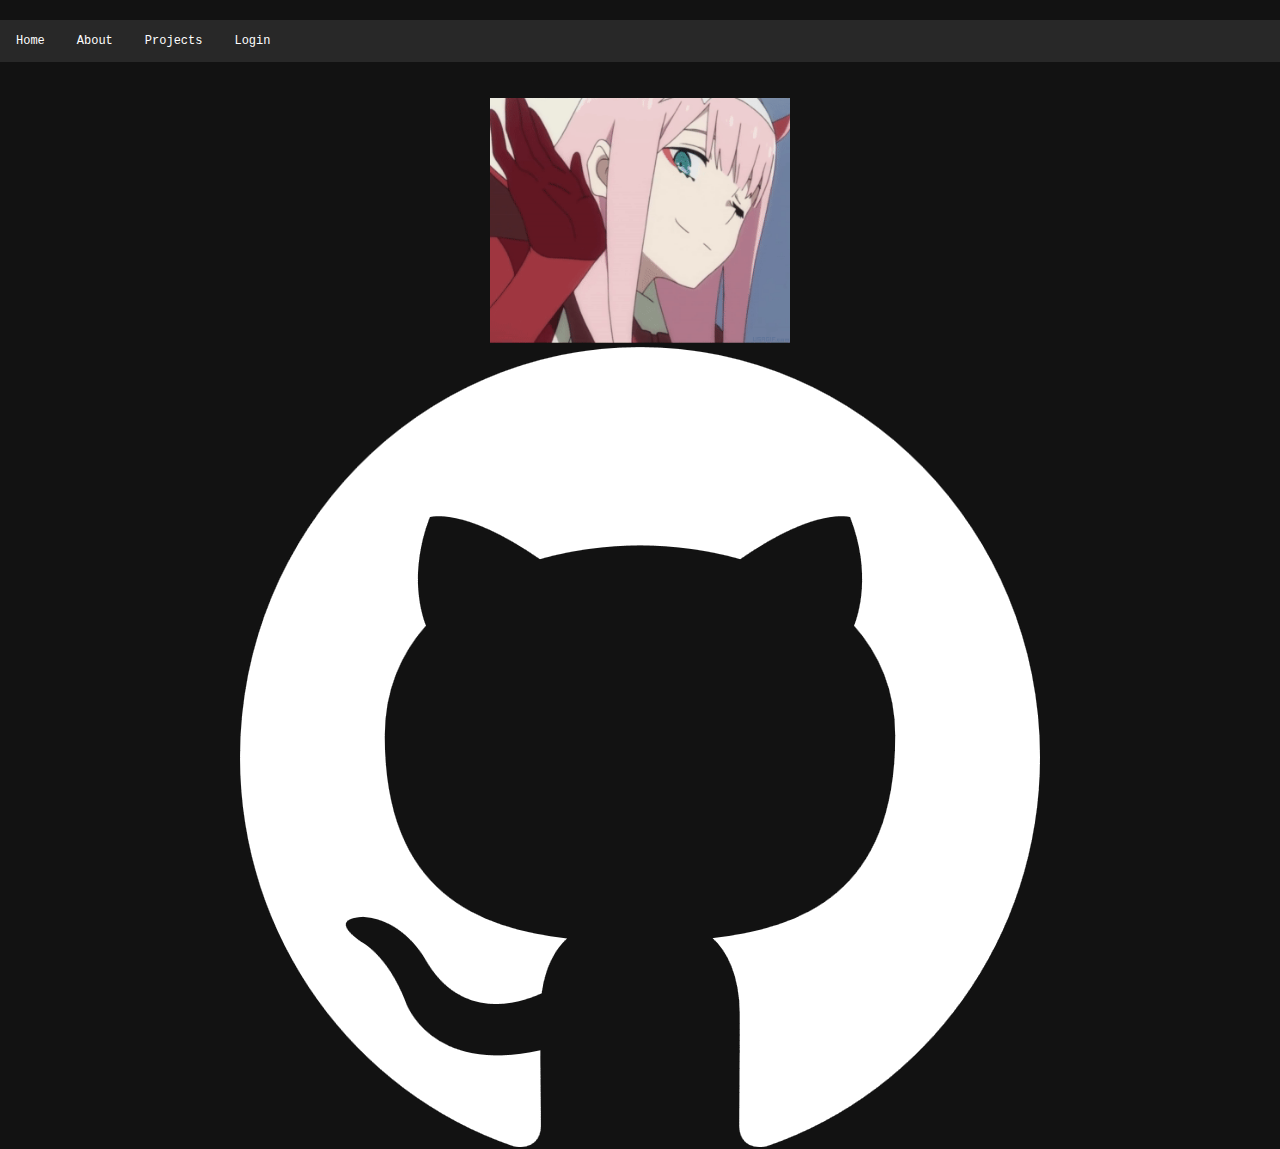
<file: index.html>
<!doctype html>
<html lang="en">

<head>
  <title>koeia</title>
  <meta name="viewport" content="width=device-width, initial-scale=1" />
  <link href="style.css" rel="stylesheet" type="text/css" />
  <link href="main.js" rel="script" type="text/js" />
  <link rel="apple-touch-icon" sizes="180x180" href="/resources/favicon_io/apple-touch-icon.png" />
  <link rel="icon" type="image/png" sizes="32x32" href="/resources/favicon_io/favicon-32x32.png" />
  <link rel="icon" type="image/png" sizes="16x16" href="/resources/favicon_io/favicon-16x16.png" />
  <link rel="manifest" href="/resources/favicon_io/site.webmanifest" />
</head>
<div>
  <nav>
    <ul>
      <li><a href="#">Home</a></li>
      <li><a href="aboutme.html">About</a></li>
      <li><a href="projects.html">Projects</a></li>
      <li id="admin-log"><a href="https://dev.koeia.me">Login</a></li>
    </ul>
  </nav>
  <main>
    <h1 class="indexh1">hello there!</h1>
    <div class="gif">
      <embed src="./resources/zero-two-37-3661112070.gif" type="image/gif" width="300px" />
    </div>
  </main>
  <footer>
    <a href="https://github.com/Koeia"><img src="./resources/github.png" alt="GitHub Logo" /></a>
  </footer>
</div>

</html>
</file>
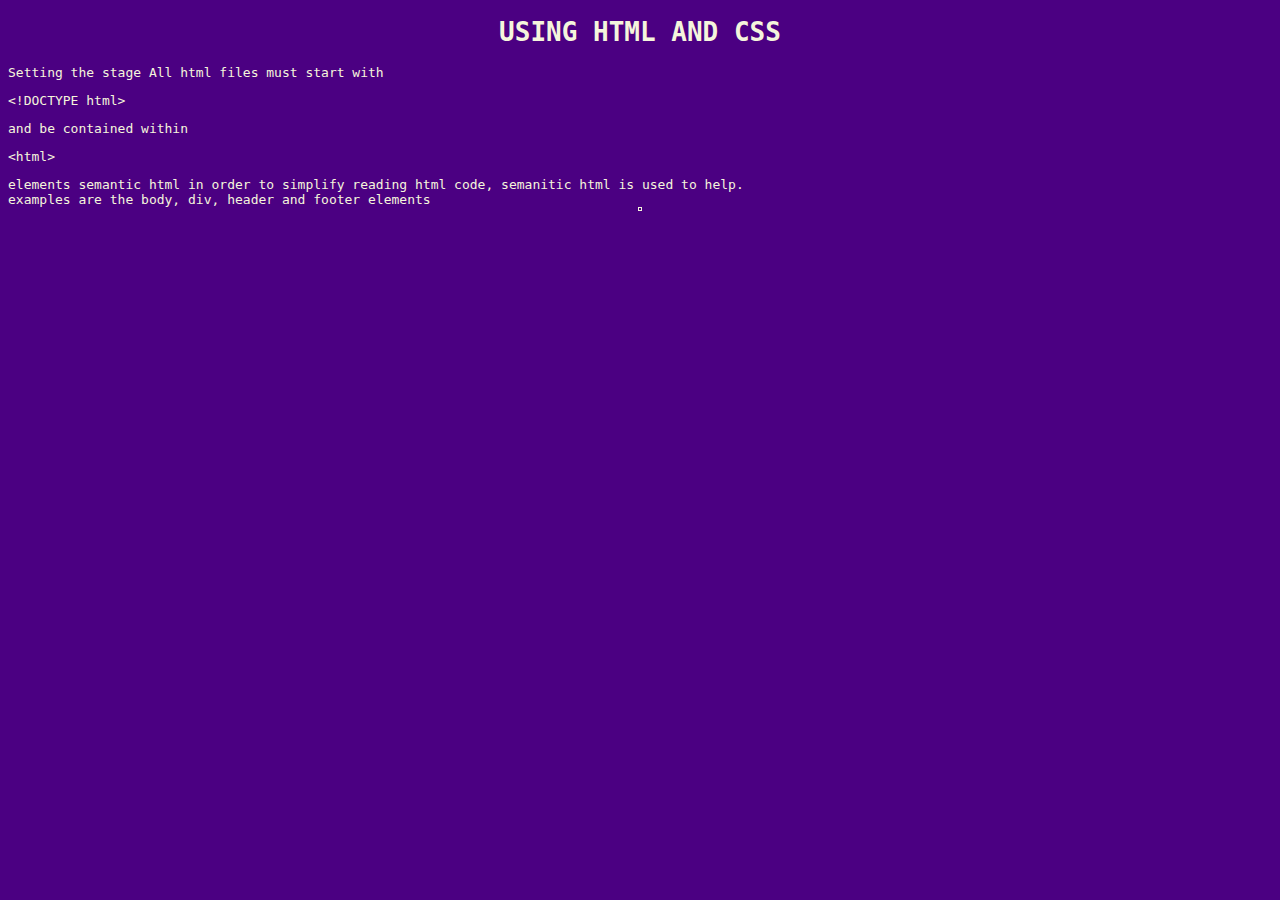
<file: Coding Projects/Cheat-sheet/index.html>
<!DOCTYPE html>

<html>
    <head>
        <link href="style.css" rel="stylesheet" type="text/css">
        <meta name="viewport" content="width=device-width, initial-scale=1.0">
        <title>Koeia's Cheatsheet :P</title>
    </head>
    <body>
        <h1 id="mainh1">Using html and css</h1>
    </body>
        <thead>
        <tr>
        <td>Setting the stage</td>
        <td>All html files must start with <br> <pre>&lt!DOCTYPE html&gt</pre>and be contained within <br> <pre>&lthtml&gt</pre> elements</td>
        </tr>
        </thead>
        <tbody>
        <tr>
            <td>semantic html</td>
        <td>in order to simplify reading html code, semanitic html is used to help. <br> examples are the body, div, header and footer elements</td>
        </tr>
        </tbody>
    </table>
    <table id="table2">
        <thead>
            <tr>
                <td></td>
            </tr>
        </thead>
    </table>
</html>
</file>
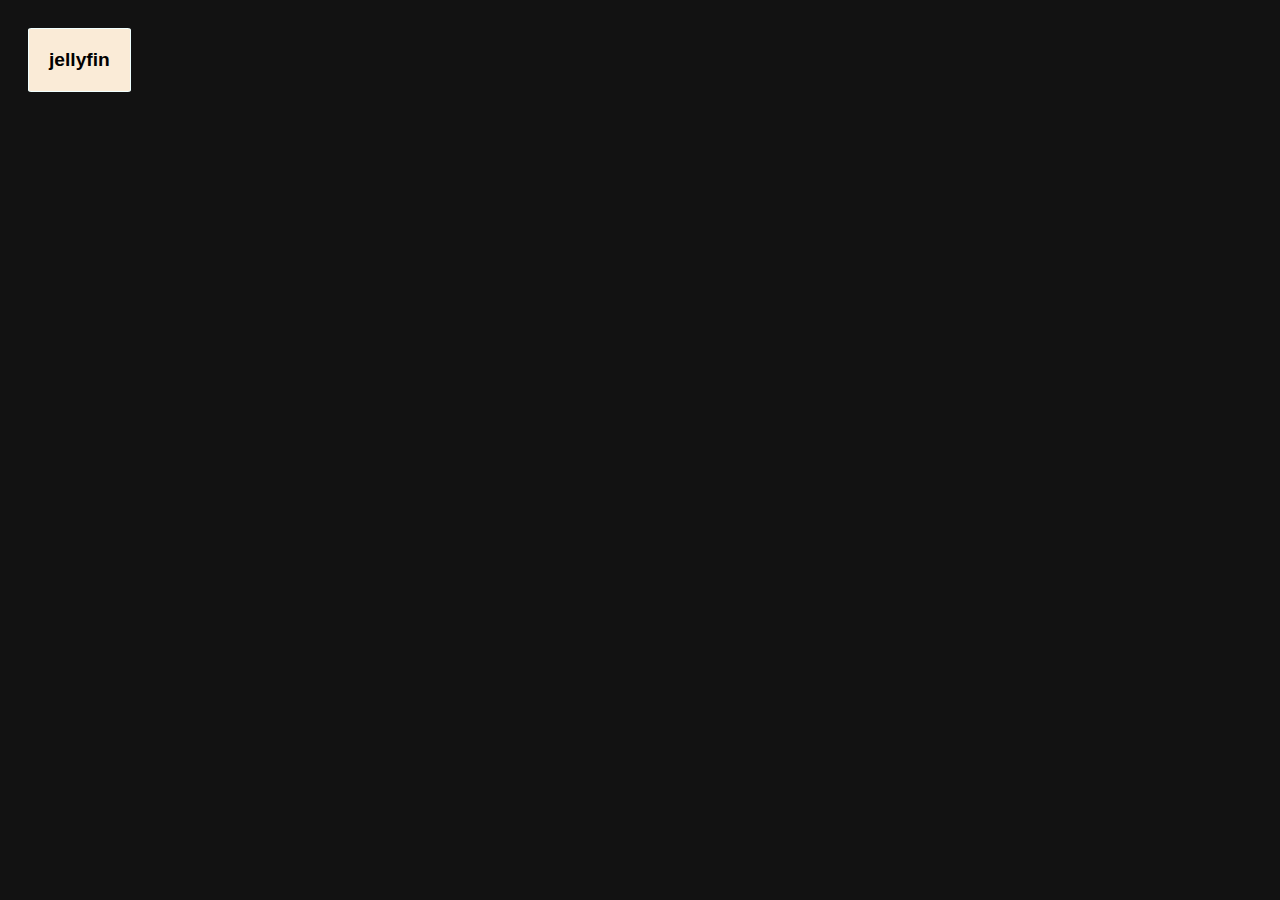
<file: Coding Projects/homepage/index.html>
<!DOCTYPE html>
<html>
    <head>
        <title>KOEIA</title>
        <link href="styles.css" rel="stylesheet">  
    </head>
    <button onclick="window.location.href='https://jellyfin.ts.koeia.me';">jellyfin</button>
</html>


<img alt=""
</file>
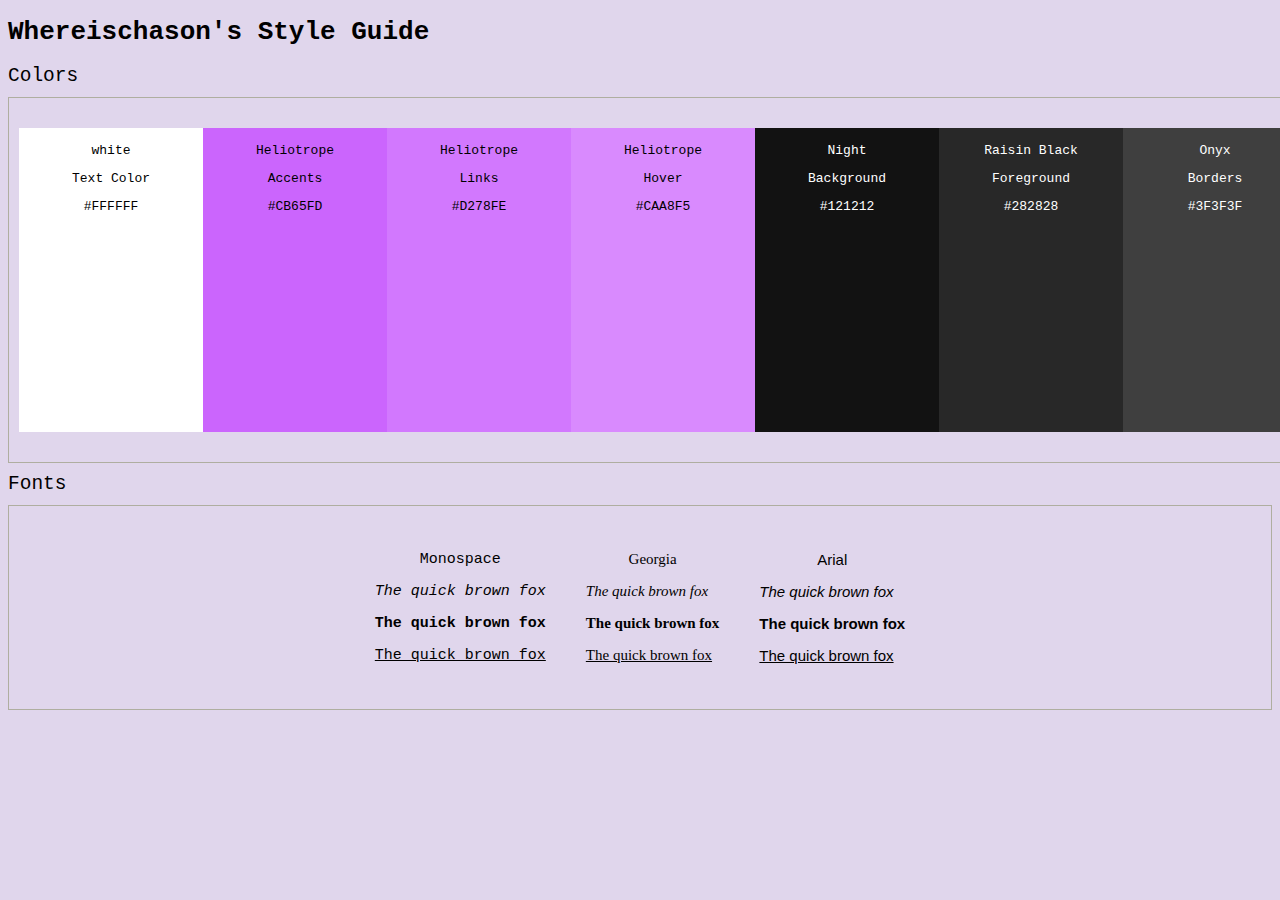
<file: Coding Projects/Style Guide/index.html>
<!DOCTYPE html>
<html>
    <head>
        <link rel="stylesheet" href="./style.css" type="text/css">
        <meta name="viewport" content="width=device-width, initial-scale=1.0">
        <title>Style guide</title>
    </head>
    <header>
        <h1>Whereischason's Style Guide</h1>
    </header>
    <body>
        <h2>Colors</h2>
        <div class="colorcontainer">
            <div class="color white">
                <p class="colorname">white</p>
                <p class="coloruse">Text Color</p>
                <p class="hex">#FFFFFF</p>
            </div>
            <div class="color heliotrope1">
                <p class="colorname">Heliotrope</p>
                <p class="coloruse">Accents</p>
                <p class="hex">#CB65FD</p>
            </div>
            <div class="color heliotrope2">
                <p class="colorname">Heliotrope</p>
                <p class="coloruse">Links</p>
                <p class="hex">#d278fe</p>
            </div>   
            <div class="color heliotrope3">
                <p class="colorname">Heliotrope</p>
                <p class="coloruse">Hover</p>
                <p class="hex">#CAA8F5</p>
            </div>         
            <div class="color night">
                <p class="colorname">Night</p>
                <p class="coloruse">Background</p>
                <p class="hex">#121212</p>
            </div>
            <div class="color raisin">
                <p class="colorname">Raisin Black</p>
                <p class="coloruse">Foreground</p>
                <p class="hex">#282828</p>
            </div>
            <div class="color onyx">
                <p class="colorname">Onyx</p>
                <p class="coloruse">Borders</p>
                <p class="hex">#3f3f3f</p>
            </div>
        </div>
        <h2>Fonts</h2>
        <div class="fontcontainer">
            <div class="monospace">
                <p class="fontname">Monospace</p>
                <p class="italic">The quick brown fox</p>
                <p class="bold">The quick brown fox</p>
                <p class="underline">The quick brown fox</p>
            </div>
            <div class="georgia">
                <p class="fontname">Georgia</p>
                <p class="italic">The quick brown fox</p>
                <p class="bold">The quick brown fox</p>
                <p class="underline">The quick brown fox</p>
            </div>
            <div class="arial">
                <p class="fontname">Arial</p>
                <p class="italic">The quick brown fox</p>
                <p class="bold">The quick brown fox</p>
                <p class="underline">The quick brown fox</p>
            </div>
        </div>
    </body>
</html>
</file>
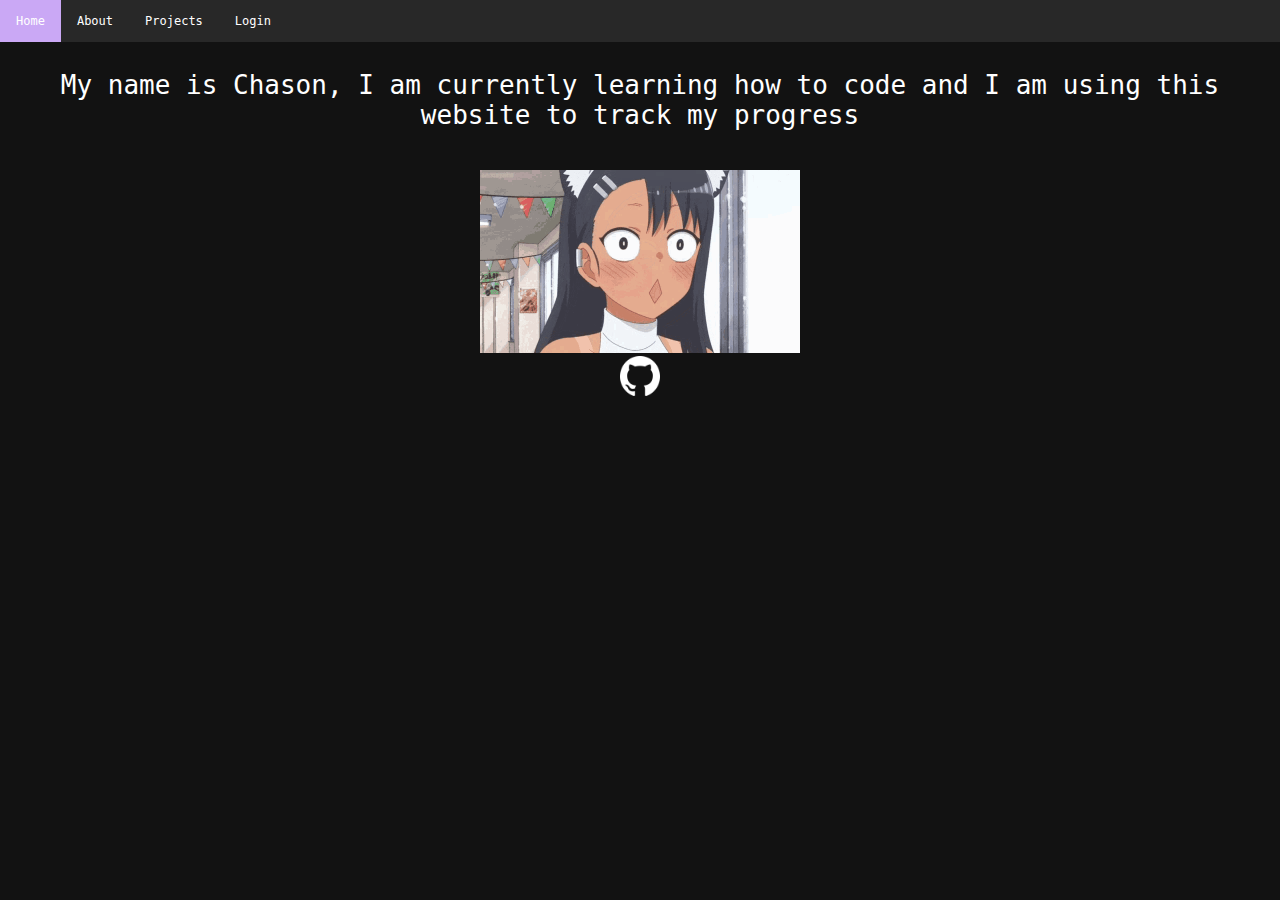
<file: aboutme.html>
<!doctype html>
<html>

<head>
  <title>koeia</title>
  <meta name="viewport" content="width=device-width, initial-scale=1.0" />
  <link href="style.css" rel="stylesheet" type="text/css" />
  <link href="main.js" rel="script" type="text/js" />
  <link rel="apple-touch-icon" sizes="180x180" href="/resources/favicon_io/apple-touch-icon.png" />
  <link rel="icon" type="image/png" sizes="32x32" href="/resources/favicon_io/favicon-32x32.png" />
  <link rel="icon" type="image/png" sizes="16x16" href="/resources/favicon_io/favicon-16x16.png" />
  <link rel="manifest" href="/resources/favicon_io/site.webmanifest" />
</head>
<div>
  <nav>
    <ul>
      <li><a href="index.html">Home</a></li>
      <li><a href="#">About</a></li>
      <li><a href="projects.html">Projects</a></li>
      <li id="adminlog"><a href="https://dev.koeia.me">Login</a></li>
    </ul>
  </nav>
  <main>
    <h1>Who am I?</h1>
    <p>
      My name is Chason, I am currently learning how to code and I am using
      this website to track my progress
    </p>
    <div class="gif">
      <embed src="./resources/nagatoro-hayase-nagatoro-3386702483.gif" type="image/gif" width="320px" height="183px" />
    </div>
  </main>
  <footer>
    <a href="https://github.com/Koeia"><img src="./resources/github.png" height="40px" width="40px"
        alt="GitHub Logo" /></a>
  </footer>
</div>

</html>
</file>
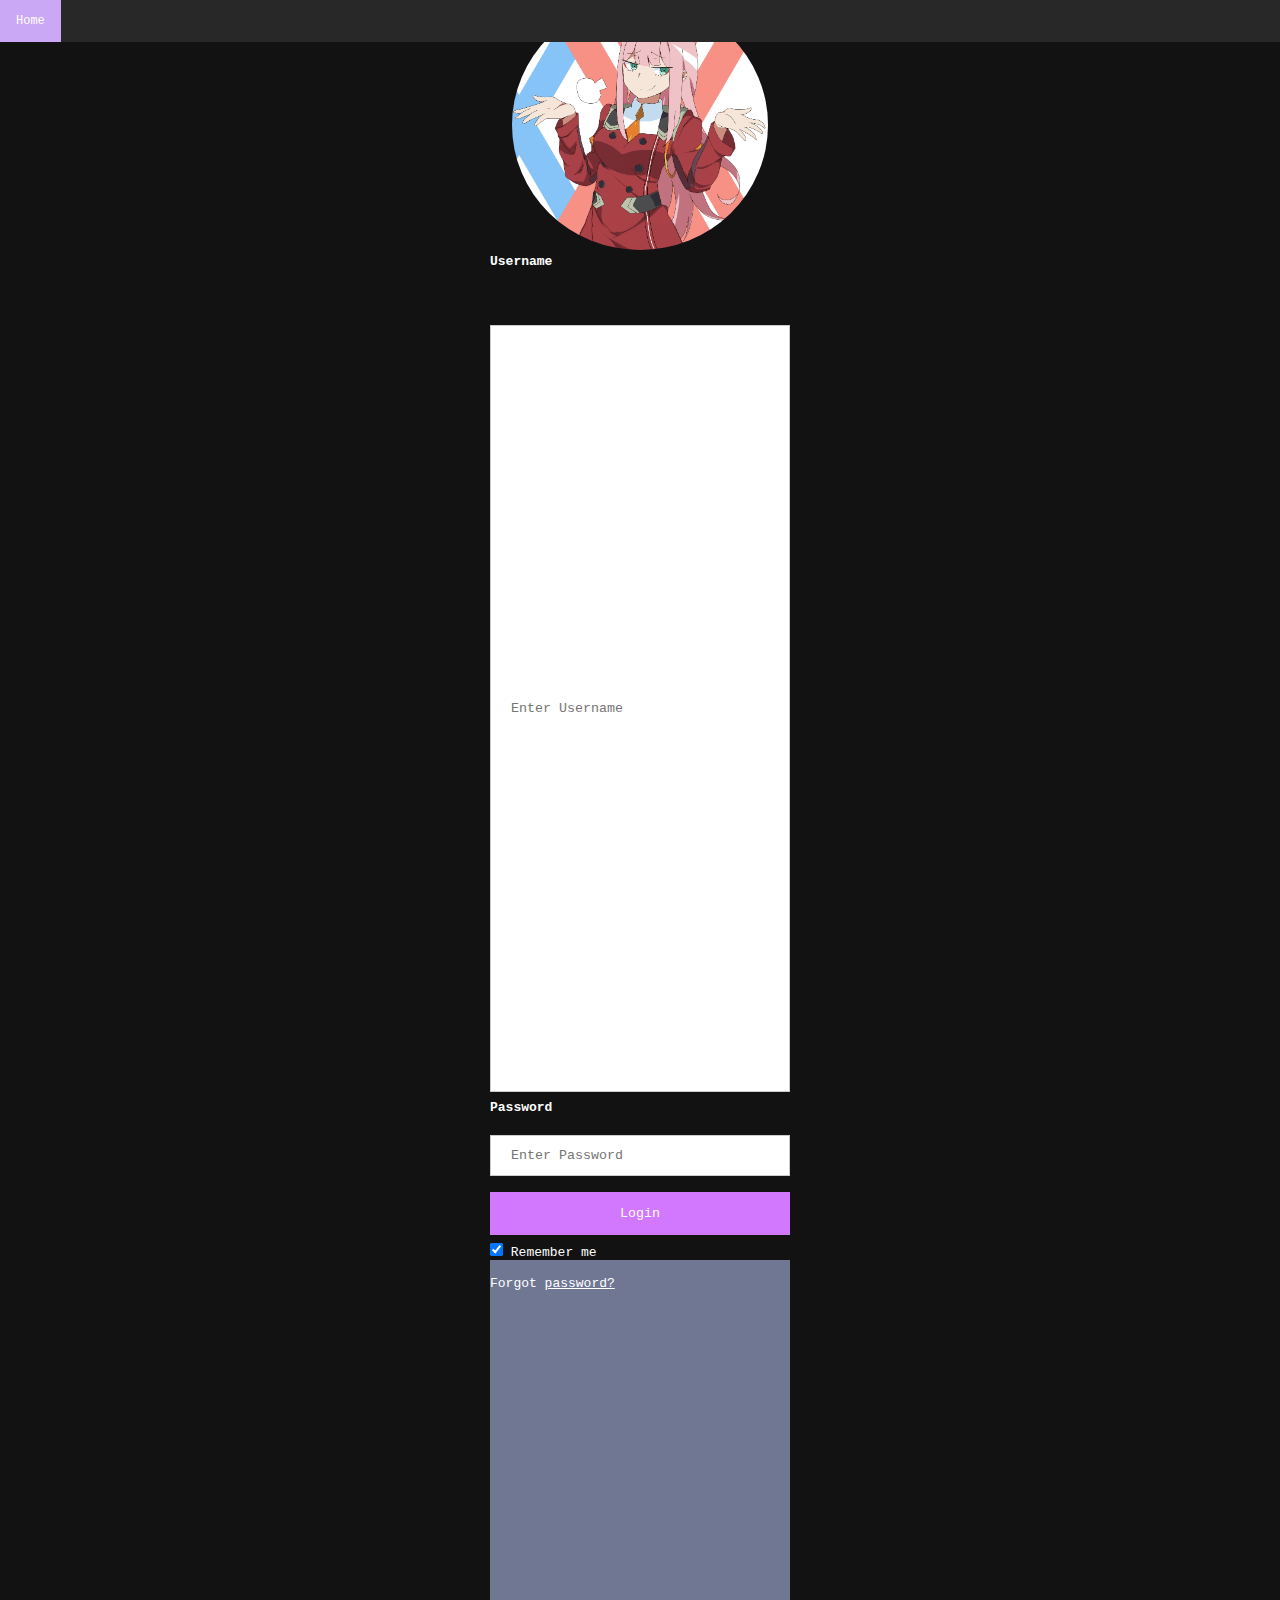
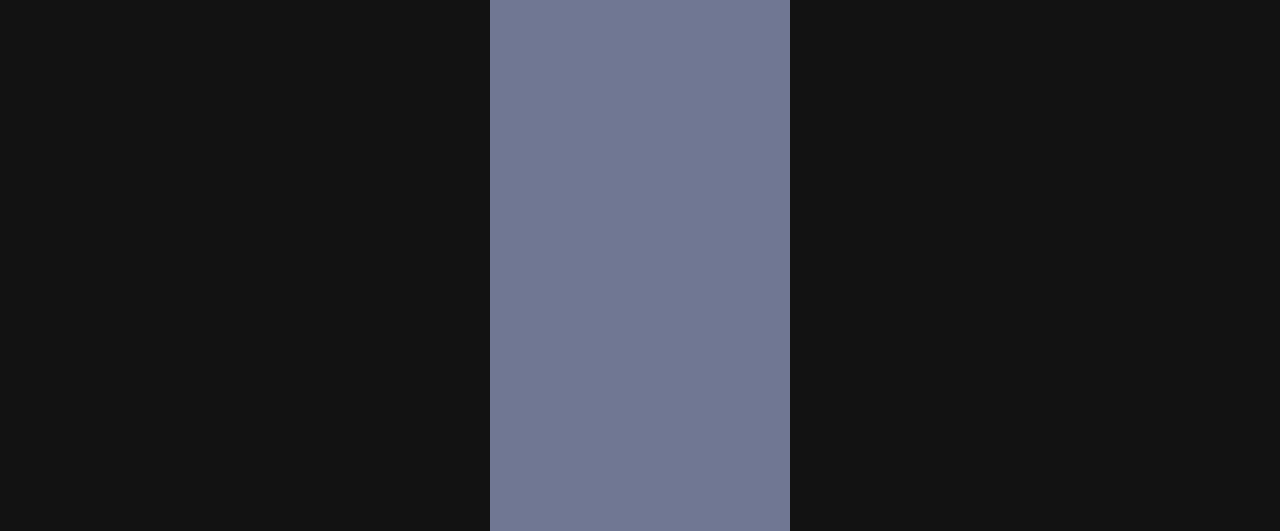
<file: admin.html>
<!DOCTYPE html>

<!--This Page has no functionality yet-->

<html>
    <head>
        <title>koeia</title>
        <meta name="viewport" content="width=device-width, initial-scale=1.0"> 
        <link href="style.css" rel="stylesheet" type="text/css">
    </head>
    <body>
    <header class="navigation">
        <nav>
            <ul>
                <li id="back"><a href="index.html">Home</a></li> 
            </ul>
        </nav>
    </header>
     <form action="action_page.php" method="post">
  <div class="imgcontainer">
    <img src="./resources/zerotwo.png" alt="Avatar" class="avatar">
  </div>

  <div class="container">
    <label for="uname"><b>Username</b></label>
    <input type="text" placeholder="Enter Username" name="uname" required>

    <label for="psw"><b>Password</b></label>
    <input type="password" placeholder="Enter Password" name="psw" required>

    <button type="submit">Login</button>
    <label>
      <input type="checkbox" checked="checked" name="remember"> Remember me
    </label>
  </div>

  <div class="container" style="background-color:#707793">
    <span class="psw">Forgot <a href="#">password?</a></span>
  </div>
</form> 
    </body>
</html>
</file>
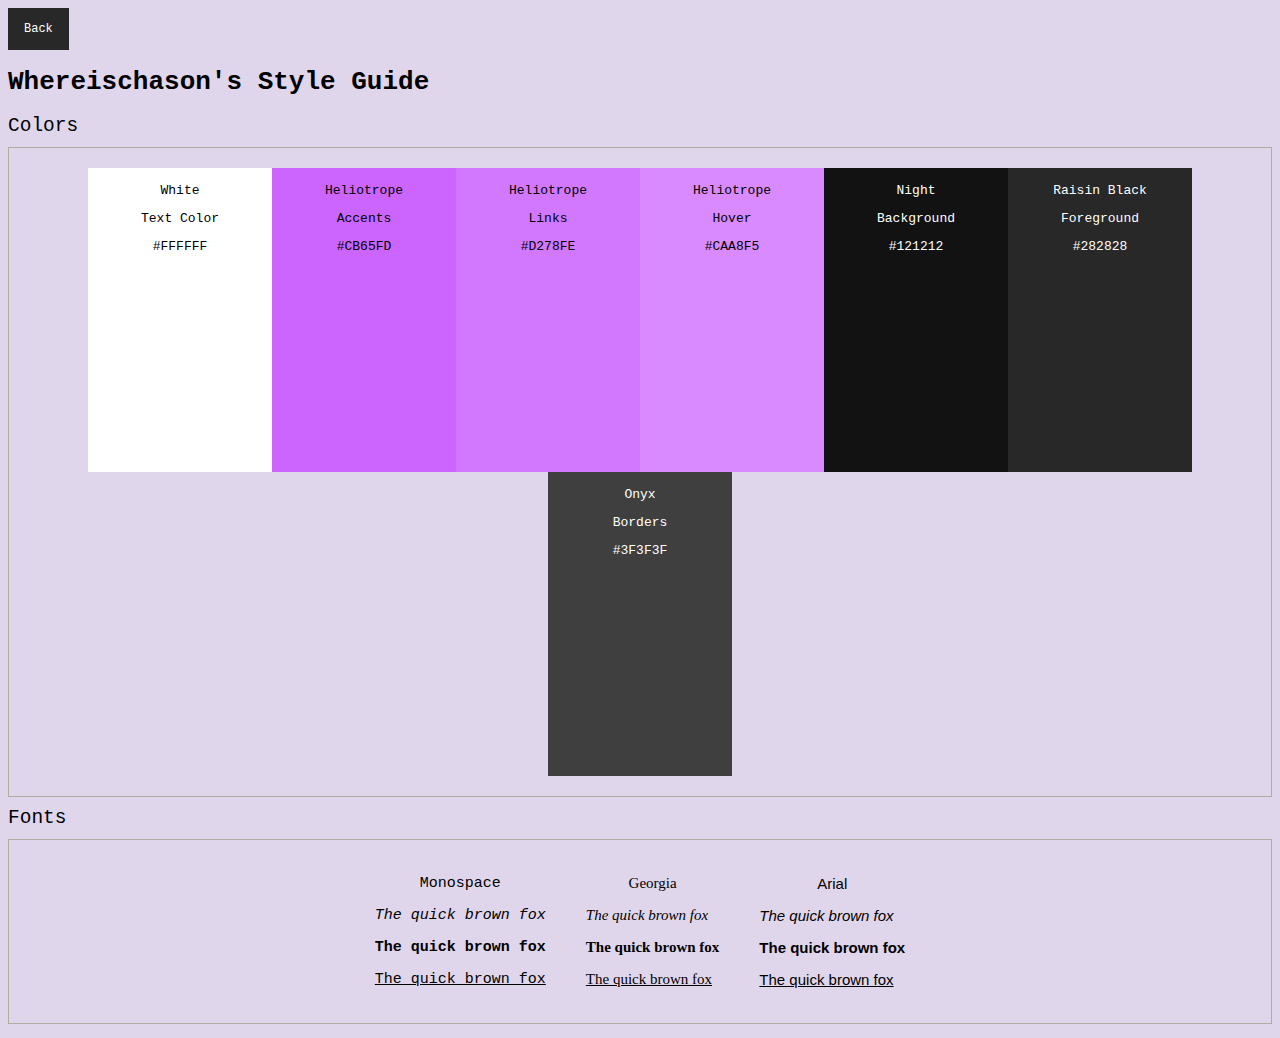
<file: Coding Projects/Style Guide/style-guide.html>
<!DOCTYPE html>

<!-- This Page gives my general rules for styling a website -->
<html>
    <head>
        <link rel="stylesheet" href="./style-guide.css" type="text/css">
        <meta name="viewport" content="width=device-width, initial-scale=1.0">
        <title>Style guide</title>
    </head>
    <header>
        <nav class="navigation">
            <ul>
                <li id="back"><a href="https://koeia.me/projects.html">Back</a></li> 
            </ul>
        </nav>
        <h1>Whereischason's Style Guide</h1>
    </header>
    <body>
        <h2>Colors</h2>
        <div class="colorcontainer">
            <div class="color white">
                <p class="colorname">White</p>
                <p class="coloruse">Text Color</p>
                <p class="hex">#FFFFFF</p>
            </div>
            <div class="color heliotrope1">
                <p class="colorname">Heliotrope</p>
                <p class="coloruse">Accents</p>
                <p class="hex">#CB65FD</p>
            </div>
            <div class="color heliotrope2">
                <p class="colorname">Heliotrope</p>
                <p class="coloruse">Links</p>
                <p class="hex">#d278fe</p>
            </div>   
            <div class="color heliotrope3">
                <p class="colorname">Heliotrope</p>
                <p class="coloruse">Hover</p>
                <p class="hex">#CAA8F5</p>
            </div>         
            <div class="color night">
                <p class="colorname">Night</p>
                <p class="coloruse">Background</p>
                <p class="hex">#121212</p>
            </div>
            <div class="color raisin">
                <p class="colorname">Raisin Black</p>
                <p class="coloruse">Foreground</p>
                <p class="hex">#282828</p>
            </div>
            <div class="color onyx">
                <p class="colorname">Onyx</p>
                <p class="coloruse">Borders</p>
                <p class="hex">#3f3f3f</p>
            </div>
        </div>
        <h2>Fonts</h2>
        <div class="fontcontainer">
            <div class="monospace">
                <p class="fontname">Monospace</p>
                <p class="italic">The quick brown fox</p>
                <p class="bold">The quick brown fox</p>
                <p class="underline">The quick brown fox</p>
            </div>
            <div class="georgia">
                <p class="fontname">Georgia</p>
                <p class="italic">The quick brown fox</p>
                <p class="bold">The quick brown fox</p>
                <p class="underline">The quick brown fox</p>
            </div>
            <div class="arial">
                <p class="fontname">Arial</p>
                <p class="italic">The quick brown fox</p>
                <p class="bold">The quick brown fox</p>
                <p class="underline">The quick brown fox</p>
            </div>
        </div>
    </body>
</html>
</file>
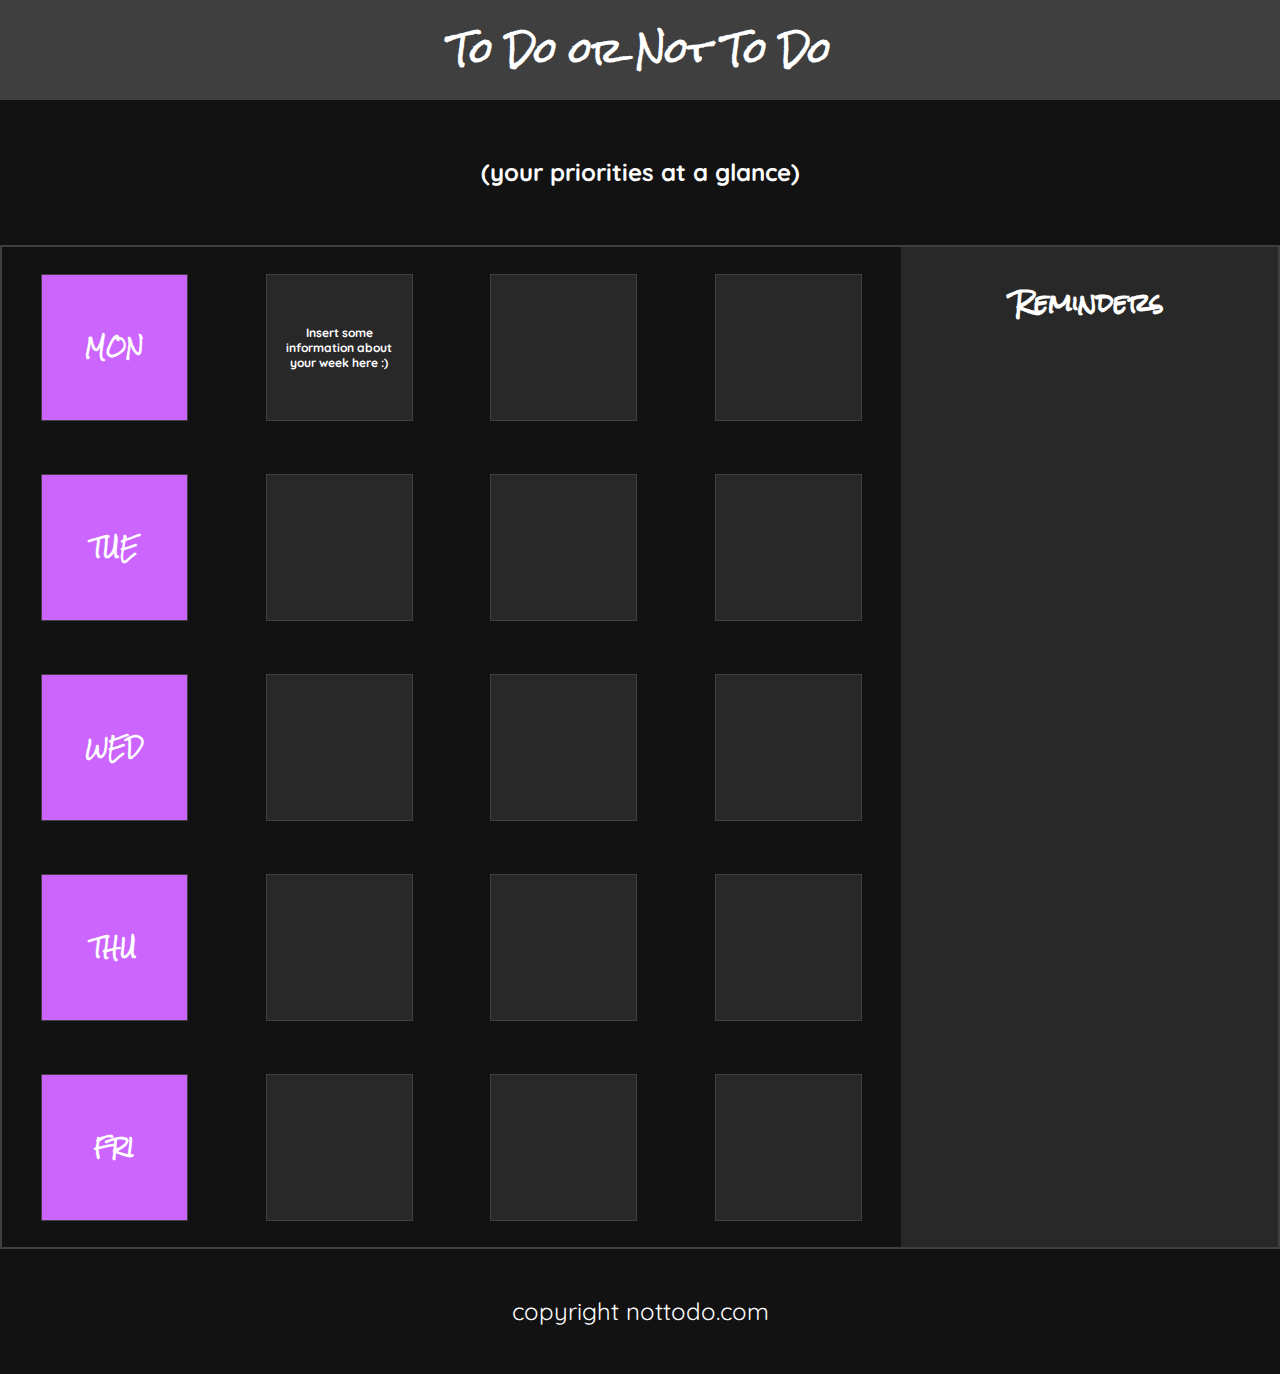
<file: Coding Projects/To do list/todo.html>
<!DOCTYPE html>
<html>

<head>
  <title>To Do App</title>
  <link rel='stylesheet' href='./todostyle.css'>
  <link href='https://fonts.googleapis.com/css?family=Quicksand' rel='stylesheet'>
  <link href='https://fonts.googleapis.com/css?family=Rock+Salt' rel='stylesheet'>
</head>
<body>

  <!-- Header -->
  <div id='header'>
    <h1>To Do or Not To Do</h1>
    <h2 class='tagline'>(your priorities at a glance)</h2>
  </div>

  <!-- App Container -->
  <div class='container'>

    <!-- To Do Section -->
    <div class='week'>
      <div class='row secondary-background'>
        <div class='day square'><h3>MON</h3></div>
        <div class='task square'>
          <p> Insert some information about your week here :) </p>
        </div>
        <div class='task square'></div>
        <div class='task square'></div>
      </div>
      <div class='row'>
        <div class='day square'><h3>TUE</h3></div>
        <div class='task square'></div>
        <div class='task square'></div>
        <div class='task square'></div>
      </div>
      <div class='row secondary-background'>
        <div class='day square'><h3>WED</h3></div>
        <div class='task square'></div>
        <div class='task square'></div>
        <div class='task square'></div>
      </div>
      <div class='row'>
        <div class='day square'><h3>THU</h3></div>
        <div class='task square'></div>
        <div class='task square'></div>
        <div class='task square'></div>
      </div>
      <div class='row secondary-background'>
        <div class='day square'><h3>FRI</h3></div>
        <div class='task square'></div>
        <div class='task square'></div>
        <div class='task square'></div>
      </div>
    </div>

    <!-- Reminders Section -->
    <div class='reminders'>
      <h3>Reminders</h3>
    </div>
  </div>

  <!-- Footer -->
  <footer>
    <span class='tagline'>copyright nottodo.com</span>
  </footer>
</body>
</html>
</file>
<file: style.css>
/*General*/

* {
  color: #fff;
  font-family: monospace;
  margin: 0px;
  padding: 0px;
}

html {
  background-color: #121212;
}

.container {
  display: grid;
  grid-template-areas: "nav" "body" "footer";
  grid-template-columns: 1fr;
  grid-template-rows: 7vh 87vh 3vh;
  grid-area: auto;
}

/* Nav */

nav {
  grid-area: nav;
  text-align:left;
  justify-self: center;
  height: fit-content;
  position: fixed;
  width: 100vw;
  background-color: #282828;
}

ul {
  color: #fff;
  list-style-type: none;
  margin: 0;
  padding: 0;
}

ul li {
    float: left;
}

ul li a {
    color: #fff;
    display:inline-block;
    font-weight: 500;
    text-decoration: none;
    padding: 14px 16px;
    font-size: 12px;
}

ul li a:hover {
  background-color: #caa8f5;
}

ul li a:active {
  background-color: #cb65fd;
  font-weight: 900;
}

.currenttab {
  font-weight: 900;
}

.adminlog {
  justify-content: end;
}

main {
  z-index: 0;
  grid-area: body;
  width: 100vw;
  justify-self: center;
  text-align: center;
}

main p {
  padding: 20px;
  margin: 20px;
  font-size:xx-large;
}

.indexh1 {
  font-size: medium;
  color: #fff;
  margin: 20px;
  padding: 20px;
  line-height: normal;
  display: block;
  text-align: center;
  font-size: larger;
}


footer {
    grid-area: footer;
    color: #fff;
    justify-self: center;
    align-self: center; 
}


/* Projects buttons */

.projects {
    color: #fff;
    display: block;
    font-weight: 500;
    text-decoration: none;
    padding: 20px;
    margin: 20px auto;
    font-size: 12px;
    background-color: #3f3f3f;
    width: fit-content;
  }

  .projects:hover {
    background-color: #282828;
  }

  .projects:active {
    background-color: #cb65fd;
  }



/* Full-width inputs */
input[type=text], input[type=password] {
  width: 100%;
  padding: 12px 20px;
  margin: 8px 0;
  display: inline-block;
  border: 1px solid #ccc;
  box-sizing: border-box;
}


/* Set a style for all buttons */
button {
  background-color: #d278fe;
  color: white;
  padding: 14px 20px;
  margin: 8px 0;
  border: none;
  cursor: pointer;
  width: 100%;
}

.container {
  width: 300px;
  margin: auto;
  justify-content: center;
}

/* Add a hover effect for buttons */
button:hover {
  opacity: 0.8;
}


/* Center the avatar image inside this container */
.imgcontainer {
  text-align: center;
  margin: auto;
}

/* Avatar image */
img.avatar {
  width: 20%;
  border-radius: 50%;
}

/* The "Forgot password" text */
span.psw {
  float: right;
  padding-top: 16px;
}

/* Change styles for span and cancel button on extra small screens */
@media screen and (max-width: 300px) {
  span.psw {
    display: block;
    float: none;
  }
  .cancelbtn {
    width: 100%;
  }
}
</file>
<file: Coding Projects/Cheat-sheet/style.css>
html {
    background-color: indigo;
    font-family: monospace;
    color: beige;
}

#mainh1 {
    display: flex;
    justify-content: center;
    font-weight: bolder;
    text-transform: uppercase;
    color: beige;
}

table, th, td {
    border: 1px solid beige;
    border-collapse: collapse;
    font-size: medium;
    text-align: center;
    margin: auto;
    table-layout:auto;
}

button {
    justify-content: center;
    align-items: center;
}

thead {
    font-weight: bold;
    text-transform: uppercase;
}

tbody {
    word-wrap: break-word;
    word-break: break-all;
}
</file>
<file: Coding Projects/homepage/styles.css>
* {
    background-color: #121212;
}

button {
    border: 1px solid azure;
    margin: 20px;
    box-sizing: border-box;
    border-radius: 3.5%;
    padding: 20px;
    width: auto;
    height: auto;
    font-weight: bold;
    font-size: larger;
    background-color: rgba(250, 235, 215, 1)
}

button:hover {
    border: 1px dotted azure;
    margin: 20px;
    box-sizing: border-box;
    padding: 20px;
    width: auto;
    height: auto;
    font-weight: bold;
    font-size: large;
    background-color:  rgba(250, 235, 215, 0.3);
}

#jellyfin {
    font-weight: bold;
    font-size: small;
    background-color: rgba(250, 235, 215, 1);
}

#jellyfin:hover {
    font-weight: bold;
    font-size: small;
    background-color: rgba(250, 235, 215, .3);
}
</file>
<file: Coding Projects/Style Guide/style.css>
html {
    background-color: rgb(224, 214, 236);
}


.colorcontainer {
  padding: 10px;
  margin: 10px auto;
  display: flex;
  justify-self: center;
  border: 1px solid rgb(175, 174, 160);
}

.fontcontainer {
    padding: 10px;
    margin: 10px auto;
    display: flex;
    justify-content: center;
    border: 1px solid rgb(175, 174, 160);
    font-size: 15px;
}

h1 {
    font-family: monospace;
}

h2 {
    margin: 10px auto;
    font-family: monospace;
    font-weight: 500;
}

/* colors */

.color {
    display: inline-block;
    justify-content: center;
    text-align: center;
    font-family: monospace;
    width: 180px;
    flex: auto;
    height: 300px;
    margin: 20px auto;
    border: 2px solid transparent;
}

.hex {
    text-transform: uppercase;
}

.white {
    background-color: #fff;
}

.heliotrope1 {
    background-color: #cb65fd;
}

.heliotrope2 {
    background-color: #d278fe;
}

.heliotrope3 {
    background-color: #d98afe;
}

.night {
    color: #fff;
    background-color: #121212;
}

.raisin {
    color: #fff;
    background-color: #282828;
}

.onyx {
    color: #fff;
    background-color: #3f3f3f;
}

/* fonts */

.monospace {
    font-family: monospace;
    padding: 20px;
}

.georgia {
    font-family: Georgia;
    padding: 20px;
}

.arial {
    font-family: Arial;
    padding: 20px
}

.fontname {
    text-align: center;
}

.italic {
    font-style: italic;
}

.bold {
    font-weight: bolder;
}

.underline {
    text-decoration: underline;
}
</file>
<file: Coding Projects/Style Guide/style-guide.css>
html {
    background-color: rgb(224, 214, 236);
}

ul {
  color: #fff;
  list-style-type: none;
  background-color: #282828;
  width: fit-content;
  margin: 0;
  padding: 0;
  display: flex;
}

ul li {
    float: left;
}

ul li a {
    color: #fff;
    display: block;
    font-family: monospace;
    font-weight: 500;
    text-decoration: none;
    padding: 14px 16px;
    font-size: 12px;
}

ul li a:hover {
  background-color: #caa8f5;
}

ul li a:active {
  background-color: #cb65fd;
  font-weight: 900;
}

#back {
    background-color: #282828;
    border: #121212;
    font-weight: bolder;
    font-size: large;

}
.colorcontainer {
  display: flex;
  flex-wrap: wrap;
  flex-direction: row;
  border: 1px solid rgb(175, 174, 160);
  justify-content: center;
  align-content: center;
  min-height: 350px;
  max-height: fit-content;
  padding: 20px;
}

.fontcontainer {
    display: flex;
    border: 1px solid rgb(175, 174, 160);
    justify-content: center;
    font-size: 15px;
}

.buttons {
  display: flex;
  flex-wrap: wrap;
  flex-direction: column;
  border: 1px solid rgb(175, 174, 160);
  justify-items: baseline;
  max-height: fit-content;
  padding: 20px;
}

.buttons p {
    font-family: monospace;
}


h1 {
    font-family: monospace;
}

h2 {
    margin: 10px auto;
    font-family: monospace;
    font-weight: 500;
}

/* colors */

.color {
    text-transform: capitalize;
    text-align: center;
    font-family: monospace;
    width: 180px;
    height: 300px;
    border: 2px solid transparent;
}

.hex {
    text-transform: uppercase;
}

.white {
    background-color: #fff;
}

.heliotrope1 {
    background-color: #cb65fd;
}

.heliotrope2 {
    background-color: #d278fe;
}

.heliotrope3 {
    background-color: #d98afe;
}

.night {
    color: #fff;
    background-color: #121212;
}

.raisin {
    color: #fff;
    background-color: #282828;
}

.onyx {
    color: #fff;
    background-color: #3f3f3f;
}

/* fonts */

.monospace {
    font-family: monospace;
    padding: 20px;
}

.georgia {
    font-family: Georgia;
    padding: 20px;
}

.arial {
    font-family: Arial;
    padding: 20px
}

.fontname {
    text-align: center;
}

.italic {
    font-style: italic;
}

.bold {
    font-weight: bolder;
}

.underline {
    text-decoration: underline;
}
</file>
<file: Coding Projects/To do list/todostyle.css>
/* Universal Styles */
body {
  margin: 0px;
  background-color: #121212;
  color: #FFF;
  font-family: 'Rock Salt', cursive;
  text-align: center;
}

.secondary-background {
  background-color: #121212;
}

.tagline {
  font-family: 'Quicksand', sans-serif;
  color: #FFF;
  line-height: 125px;
}

/* Header */
h1 {
  margin: 0;
  background-color: #3f3f3f;
  line-height: 100px;
  color: #FFF;
}

h2 {
  margin: 10px;
}

/* App Container */
.container {
  border: 2px solid #3f3f3f;
  display: flex;
}

/* To Do Section */
.week {
    display: inline-flex;
    flex-grow: 3;
    flex-direction: column;
}

.row {
  min-height: 200px;
  display: flex;
  flex-wrap: wrap;
  justify-content: space-around;
  align-items: center;
}

.square {
  width: 125px;
  height: 125px;
  padding: 10px;
  display: flex;
  justify-content: center;
  align-items: center;
}

.day.square {
  background-color: #CB65FD;
  border: 1px solid #3f3f3f;
}

.task.square {
  background-color: #282828;
  border: 1px solid #3f3f3f;
}

.task p {
  font-family: 'Quicksand', sans-serif;
  font-weight: 700;
  font-size: 12px;
}

/* Reminders */
.reminders {
  background-color: #282828;
  color: #FFF;
  display: inline-flex;
  flex-grow: 2;
}

.reminders h3 {
  width: 100%;
  margin: 10px;
  color: #FFF;
  line-height: 90px;
  font-size: 24px;
}

/* Footer */
footer {
  font-size: 24px;
}
</file>
